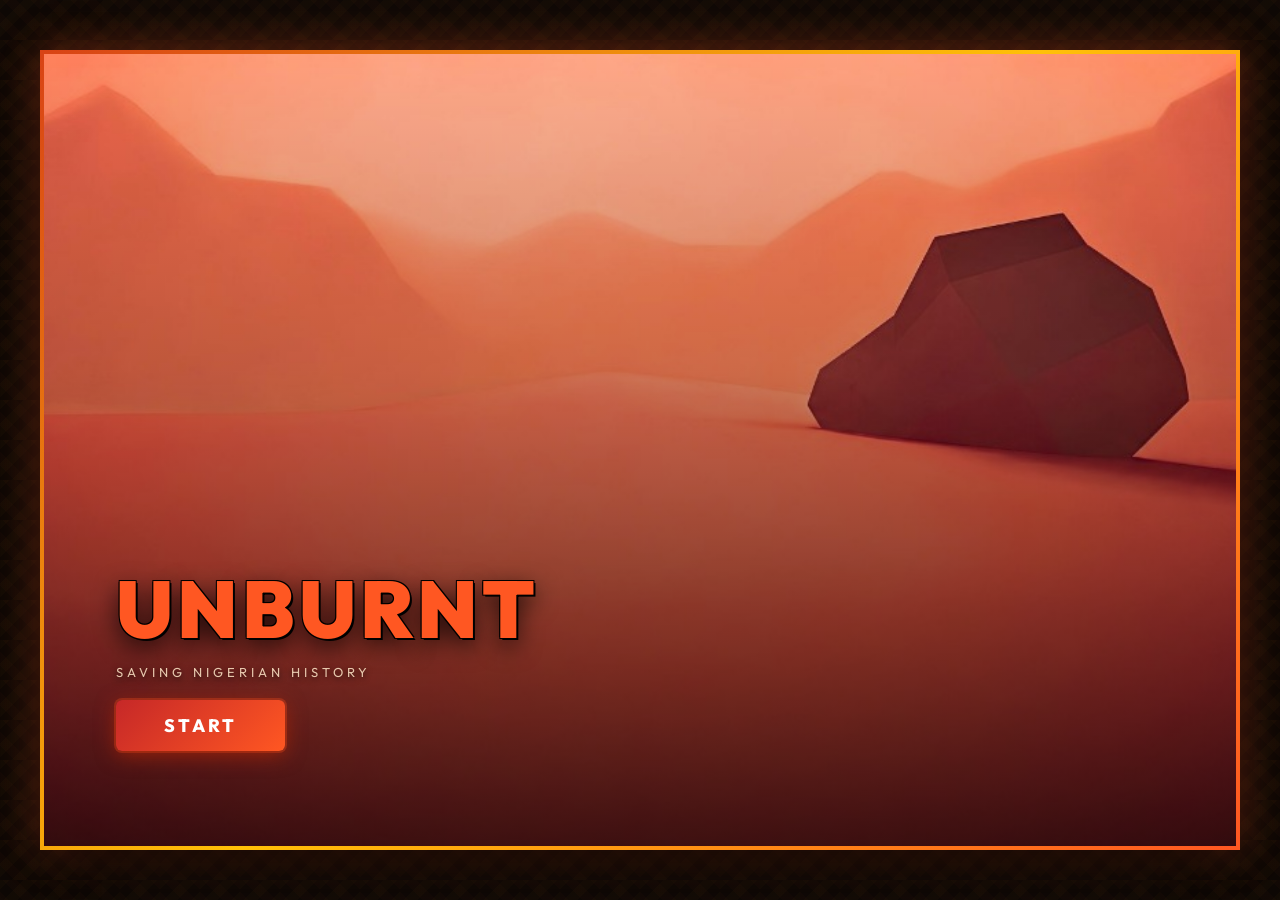
<file: index.html>
<!DOCTYPE html>
<html lang="en">
<head>
  <meta charset="UTF-8">
  <meta name="viewport" content="width=device-width, initial-scale=1.0">
  <title>Unburnt: Saving History from the Flames</title>
  <link rel="stylesheet" href="style.css?v=18">
</head>
<body>

  <div id="game-container">

    <!-- ═══ HEADER — always on top, never blocked ═══ -->
    <header id="main-header" style="display: none;">
      <div class="logo-section">
        <h1>UNBURNT</h1>
        <p>Saving Nigerian History</p>
      </div>

      <div class="hud-section" id="hud-controls" style="display: none;">
        <div class="hud-item">
          <span class="hud-label" id="hud-level-label">Stage</span>
          <span class="hud-value" id="hud-level-val">1</span>
        </div>
        <div class="hud-item">
          <span class="hud-label" id="hud-saved-label">Saved</span>
          <span class="hud-value" id="hud-saved-val">0 / 0</span>
        </div>
        <div class="hud-item">
          <span class="hud-label">Score</span>
          <span class="hud-value" id="hud-score-val">0</span>
        </div>
        <div class="hud-item" id="hud-highscore-item" style="display: none;">
          <span class="hud-label">Best</span>
          <span class="hud-value" id="hud-highscore-val" style="color: #ffd54f;">0</span>
        </div>
        <div class="hud-item">
          <span class="hud-label">Lives</span>
          <div class="hud-lives" id="hud-lives-container"></div>
        </div>
      </div>

      <!-- Buttons always visible -->
      <div style="display: flex; gap: 10px; align-items: center;">
        <button class="btn-icon" id="btn-audio-toggle" title="Mute/Unmute Sounds">
          <svg id="svg-audio-on" viewBox="0 0 24 24" width="20" height="20" fill="none" stroke="currentColor" stroke-width="2" stroke-linecap="round" stroke-linejoin="round">
            <polygon points="11 5 6 9 2 9 2 15 6 15 11 19 11 5"></polygon>
            <path d="M19.07 4.93a10 10 0 0 1 0 14.14M15.54 8.46a5 5 0 0 1 0 7.07"></path>
          </svg>
          <svg id="svg-audio-off" viewBox="0 0 24 24" width="20" height="20" fill="none" stroke="currentColor" stroke-width="2" stroke-linecap="round" stroke-linejoin="round" style="display: none;">
            <polygon points="11 5 6 9 2 9 2 15 6 15 11 19 11 5"></polygon>
            <line x1="23" y1="9" x2="17" y2="15"></line>
            <line x1="17" y1="9" x2="23" y2="15"></line>
          </svg>
        </button>
        <!-- Global Home Button: ALWAYS visible, always works -->
        <button class="btn-icon" id="btn-home" title="Return to Main Menu">
          <svg viewBox="0 0 24 24" width="20" height="20" fill="none" stroke="currentColor" stroke-width="2" stroke-linecap="round" stroke-linejoin="round">
            <path d="M3 9l9-7 9 7v11a2 2 0 0 1-2 2H5a2 2 0 0 1-2-2z"></path>
            <polyline points="9 22 9 12 15 12 15 22"></polyline>
          </svg>
        </button>
      </div>
    </header>

    <!-- ═══ CANVAS CONTAINER — canvas + all overlays live inside ═══ -->
    <div id="canvas-container">
      <canvas id="game-canvas"></canvas>

      <!-- Input buffer (shown during gameplay) -->
      <div id="input-overlay" style="display: none;">
        <div id="typed-buffer"></div>
      </div>

      <!-- ── Virtual On-Screen Keyboard (Mobile & Touch) ── -->
      <div id="virtual-keyboard" style="display: none;">
        <div class="kb-row">
          <button class="kb-key" data-key="q" type="button">Q</button>
          <button class="kb-key" data-key="w" type="button">W</button>
          <button class="kb-key" data-key="e" type="button">E</button>
          <button class="kb-key" data-key="r" type="button">R</button>
          <button class="kb-key" data-key="t" type="button">T</button>
          <button class="kb-key" data-key="y" type="button">Y</button>
          <button class="kb-key" data-key="u" type="button">U</button>
          <button class="kb-key" data-key="i" type="button">I</button>
          <button class="kb-key" data-key="o" type="button">O</button>
          <button class="kb-key" data-key="p" type="button">P</button>
        </div>
        <div class="kb-row">
          <button class="kb-key" data-key="a" type="button">A</button>
          <button class="kb-key" data-key="s" type="button">S</button>
          <button class="kb-key" data-key="d" type="button">D</button>
          <button class="kb-key" data-key="f" type="button">F</button>
          <button class="kb-key" data-key="g" type="button">G</button>
          <button class="kb-key" data-key="h" type="button">H</button>
          <button class="kb-key" data-key="j" type="button">J</button>
          <button class="kb-key" data-key="k" type="button">K</button>
          <button class="kb-key" data-key="l" type="button">L</button>
        </div>
        <div class="kb-row">
          <button class="kb-key kb-action" data-key="Backspace" type="button" title="Delete">⌫</button>
          <button class="kb-key" data-key="z" type="button">Z</button>
          <button class="kb-key" data-key="x" type="button">X</button>
          <button class="kb-key" data-key="c" type="button">C</button>
          <button class="kb-key" data-key="v" type="button">V</button>
          <button class="kb-key" data-key="b" type="button">B</button>
          <button class="kb-key" data-key="n" type="button">N</button>
          <button class="kb-key" data-key="m" type="button">M</button>
          <button class="kb-key kb-action kb-enter" data-key="Enter" type="button" title="Switch Word">↵</button>
        </div>
      </div>

      <!-- ── Screen 1: Main Menu ── -->
      <div class="screen-overlay visible" id="screen-main-menu">
        <!-- Desktop: Landscape Background Image / Mobile: Crimson Sunset Atmosphere -->
        <div id="menu-bg"></div>
        <div id="menu-gradient-overlay"></div>

        <!-- Main Menu Brand & Start Button -->
        <div id="menu-content-box">
          <h2 class="menu-hero-title">UNBURNT</h2>
          <p class="menu-hero-subtitle">Saving Nigerian History</p>
          <button id="btn-play-journey" class="menu-start-btn" type="button">Start</button>
        </div>
      </div>

      <!-- ── Screen 2: Category Select ── -->
      <div class="screen-overlay" id="screen-category-select">
        <div class="overlay-card" style="max-width: 760px; padding: 12px 24px 14px 24px; max-height: 98%;">
          <h2 class="menu-title-logo" style="font-size: 28px; margin-bottom: 2px;">Choose Your Path</h2>
          <p style="font-size: 11px; color: var(--text-muted); letter-spacing: 2.5px; text-transform: uppercase; margin-bottom: 14px;">Select a chapter of Nigerian history or test your limits</p>

          <!-- Endless Mode High Score Challenge Banner (AT TOP OF CHOOSE YOUR PATH) -->
          <div class="endless-banner" id="btn-endless-mode" style="margin-bottom: 14px;">
            <div class="endless-banner-content">
              <div class="endless-badge">🔥 HIGH SCORE TRIAL</div>
              <div class="endless-title">Endless Mode: The Eternal Flame</div>
              <div class="endless-desc">Face relentless waves of short, medium, and long scrolls. Speed & scroll counts escalate every wave!</div>
              <div class="endless-meta">
                <span>🏆 High Score: <strong id="endless-meta-highscore">0</strong></span>
                <span class="dot-sep">•</span>
                <span>🌊 Best Wave: <strong id="endless-meta-bestwave">Wave 1</strong></span>
              </div>
            </div>
            <button class="btn-primary endless-btn" id="btn-start-endless" type="button">Play Endless ⚡</button>
          </div>

          <div class="category-grid" id="category-selection-grid" style="margin-bottom: 12px;">
            <!-- Populated by JS -->
          </div>

          <div class="btn-container" style="margin-top: 10px;">
            <button class="btn-secondary" id="btn-category-back" style="padding: 10px 24px; font-size: 13px;">Back to Menu</button>
          </div>
        </div>
      </div>

      <!-- ── Screen 3: Level Select (within a category) ── -->
      <div class="screen-overlay" id="screen-level-select">
        <div class="overlay-card" style="max-width: 680px;">
          <div style="display: flex; align-items: center; gap: 12px; margin-bottom: 20px;">
            <span id="level-select-icon" style="font-size: 28px;">🔥</span>
            <div style="text-align: left;">
              <div style="font-size: 10px; text-transform: uppercase; letter-spacing: 2px; color: var(--text-muted);">Category</div>
              <h2 class="menu-title-logo" style="font-size: 26px; margin: 0;" id="level-select-title">Legends & Folktales</h2>
            </div>
          </div>

          <div class="level-grid" id="level-selection-grid">
            <!-- Populated by JS -->
          </div>
          <div class="btn-container">
            <button class="btn-secondary" id="btn-level-back">← All Categories</button>
          </div>
        </div>
      </div>

      <!-- ── Screen 4: Level Intro ── -->
      <div class="screen-overlay" id="screen-level-intro">
        <div class="overlay-card level-intro-screen">
          <h3 class="intro-title" id="intro-title-text">Title</h3>

          <div style="text-align: left; font-size: 10px; text-transform: uppercase; color: var(--secondary); letter-spacing: 1px; margin-bottom: 5px; font-weight: 600;">
            📜 Damaged Scroll — type the dotted words to restore history:
          </div>
          <div id="intro-preview-container" style="
            background: rgba(14, 8, 5, 0.9);
            border: 1.5px dashed rgba(255, 87, 34, 0.4);
            border-radius: 6px;
            padding: 12px 18px;
            text-align: left;
            font-size: 12px;
            line-height: 1.9;
            margin-bottom: 18px;
            max-height: 130px;
            overflow: hidden;
            color: var(--text-muted);
            mask-image: linear-gradient(to bottom, black 60%, transparent 100%);
            -webkit-mask-image: linear-gradient(to bottom, black 60%, transparent 100%);
          "></div>

          <div class="btn-container">
            <button class="btn-primary" id="btn-start-level">Rescue Scrolls</button>
            <button class="btn-secondary" id="btn-intro-back">← Back</button>
          </div>
        </div>
      </div>

      <!-- ── Stage Cleared Popup Overlay ── -->
      <div class="screen-overlay" id="screen-stage-cleared-popup">
        <div class="overlay-card stage-cleared-card">
          <div style="font-size: 50px; margin-bottom: 10px; animation: popBounce 0.6s ease;">📜✨</div>
          <h2 class="menu-title-logo" style="font-size: 32px; color: #ffc107; margin-bottom: 6px;">History Saved!</h2>
          <p style="font-size: 14px; color: #f7f1eb; line-height: 1.5; margin-bottom: 22px;">
            You have successfully rescued all scrolls for this chapter from the fire!
          </p>
          <div class="btn-container">
            <button class="btn-primary" id="btn-view-history" style="padding: 14px 32px; font-size: 16px;">Read Restored Scroll →</button>
          </div>
        </div>
      </div>

      <!-- ── Screen 5: History Unlock Modal ── -->
      <div class="screen-overlay" id="screen-history-modal">
        <div class="history-layout">
          <div class="history-artwork-col">
            <div class="history-image-frame" id="history-artwork-frame"></div>
          </div>
          <div class="history-text-col">
            <div class="history-header">
              <span class="history-pre" id="history-badge-era">Era</span>
              <h3 class="history-title" id="history-title-text-unlocked">Title</h3>
            </div>
            <div class="history-body" id="history-narrative-text">Story text...</div>
            <div class="history-actions">
              <button class="btn-primary" id="btn-history-next">Proceed →</button>
            </div>
          </div>
        </div>
      </div>

      <!-- ── Screen 6: Result (Game Over / Level Win) ── -->
      <div class="screen-overlay" id="screen-game-result">
        <div class="overlay-card">
          <h2 class="result-title lose" id="result-header-text">Scrolls Burnt</h2>
          <p class="result-subtitle" id="result-subheader-text">Too many scrolls were lost to the fire.</p>
          <div class="stat-row">
            <div class="stat-box">
              <div class="stat-num" id="stat-score">0</div>
              <div class="stat-label">Score</div>
            </div>
            <div class="stat-box">
              <div class="stat-num" id="stat-accuracy">0%</div>
              <div class="stat-label">Accuracy</div>
            </div>
            <div class="stat-box">
              <div class="stat-num" id="stat-wpm">0</div>
              <div class="stat-label">WPM</div>
            </div>
          </div>
          <div class="btn-container">
            <button class="btn-primary" id="btn-result-action">Try Again</button>
            <button class="btn-secondary" id="btn-result-menu">All Levels</button>
          </div>
        </div>
      </div>

      <!-- ── Quit Confirmation Mini-Modal ── -->
      <div id="screen-quit-confirm" style="
        display: none; position: absolute;
        top: 0; left: 0; width: 100%; height: 100%;
        background: rgba(5, 3, 2, 0.88);
        backdrop-filter: blur(8px);
        z-index: 150;
        justify-content: center; align-items: center;
      ">
        <div style="
          background: rgba(30, 18, 10, 0.98);
          border: 2px solid rgba(255, 87, 34, 0.4);
          border-radius: 12px; padding: 32px 40px;
          text-align: center; max-width: 380px; width: 90%;
        ">
          <div style="font-family: 'Outfit',sans-serif; font-weight: 800; font-size: 20px; color: #ffc107; margin-bottom: 10px;">Return to Menu?</div>
          <div style="font-size: 13px; color: #bdaea2; margin-bottom: 28px; line-height: 1.5;">Your current run will be abandoned. The scrolls will return to the flames.</div>
          <div style="display: flex; gap: 15px; justify-content: center;">
            <button id="btn-quit-yes" style="background: linear-gradient(135deg,#d84315,#ff5722); color: white; border: none; font-family: 'Outfit',sans-serif; font-weight: 700; font-size: 15px; padding: 12px 28px; border-radius: 6px; cursor: pointer; letter-spacing: 1px;">Yes, Quit</button>
            <button id="btn-quit-no" style="background: rgba(255,255,255,0.05); border: 1px solid rgba(255,255,255,0.15); color: #f7f1eb; font-family: 'Outfit',sans-serif; font-weight: 600; font-size: 15px; padding: 12px 28px; border-radius: 6px; cursor: pointer;">Keep Playing</button>
          </div>
        </div>
      </div>

    </div><!-- end #canvas-container -->

  </div><!-- end #game-container -->

  <script src="stories.js?v=18"></script>
  <script src="audio.js?v=18"></script>
  <script src="game.js?v=18"></script>
</body>
</html>
</file>
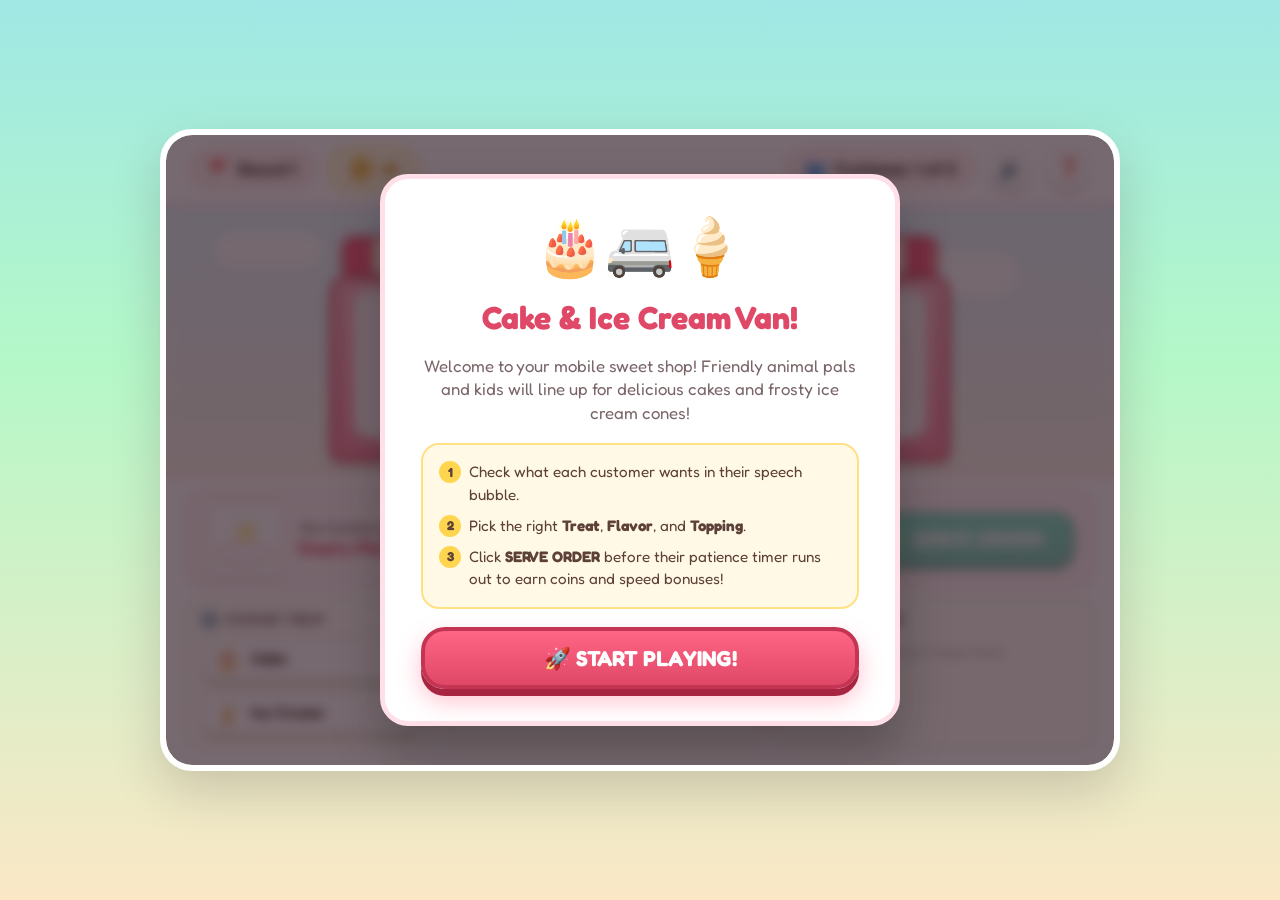
<file: cake-van/index.html>
<!DOCTYPE html>
<html lang="en">
<head>
  <meta charset="UTF-8">
  <meta name="viewport" content="width=device-width, initial-scale=1.0">
  <title>Cake & Ice Cream Van - Kids Cooking Game</title>
  <meta name="description" content="A cheerful, colorful mobile cake and ice cream van game for kids. Take orders, assemble sweet treats, and serve happy customers!">
  <link rel="stylesheet" href="style.css">
</head>
<body>

  <!-- Main Game Container -->
  <main id="game-app">

    <!-- ══════════════ HUD / STATUS BAR ══════════════ -->
    <header class="hud-header">
      <div class="hud-group">
        <div class="hud-badge" id="hud-round-badge">
          <span>🚩</span>
          <span id="hud-round-val">Round 1</span>
        </div>
        <div class="hud-badge hud-money">
          <svg class="coin-icon" viewBox="0 0 24 24">
            <circle cx="12" cy="12" r="10" fill="#FFD166" stroke="#E5A610" stroke-width="2"/>
            <text x="12" y="16" text-anchor="middle" font-size="12" font-weight="bold" fill="#B37400">$</text>
          </svg>
          <span id="hud-money-val">$0</span>
        </div>
      </div>

      <div class="hud-group">
        <div class="hud-badge">
          <span>👥</span>
          <span>Customer: <strong id="hud-customer-val">1 of 3</strong></span>
        </div>
        <button id="btn-mute" class="hud-btn" title="Toggle Sound">🔊</button>
        <button id="btn-help" class="hud-btn" title="How to Play">❓</button>
      </div>
    </header>

    <!-- ══════════════ VIEWPORT / VAN & CUSTOMER ══════════════ -->
    <section class="game-viewport">
      <!-- Decorative Background Clouds -->
      <div class="cloud cloud-1"></div>
      <div class="cloud cloud-2"></div>

      <!-- Stage Area with Van & Customer -->
      <div class="stage-area">
        <div class="van-container">
          <!-- Roof Sign -->
          <div class="van-roof-sign">
            <span>🎂</span>
            <span>SWEET DELIGHTS VAN</span>
            <span>🍦</span>
          </div>

          <!-- Striped Awning -->
          <div class="van-awning"></div>

          <!-- Van Serving Window & Customer -->
          <div class="van-body">
            <div class="van-window-frame">
              <div class="customer-zone">
                <!-- Customer Character SVG slot -->
                <div id="customer-character-slot" class="customer-character">
                  <!-- Injected via game.js -->
                </div>

                <!-- Speech Bubble with Order -->
                <div class="speech-bubble" id="speech-bubble">
                  <div class="bubble-title" id="bubble-customer-greeting">Customer wants:</div>
                  <div class="bubble-order-items" id="bubble-order-items">
                    <!-- Injected via game.js -->
                  </div>

                  <!-- Patience Timer Bar -->
                  <div class="patience-timer-box">
                    <span class="timer-icon">⏳</span>
                    <div class="patience-bar-track">
                      <div class="patience-bar-fill" id="patience-bar-fill"></div>
                    </div>
                    <span class="patience-text" id="patience-seconds-text">28s</span>
                  </div>
                </div>
              </div>
            </div>
          </div>
        </div>
      </div>

      <!-- ══════════════ PREPARATION WORKBENCH ══════════════ -->
      <section class="workbench-section">
        <!-- Live Creation Display Bar -->
        <div class="assembly-display-bar">
          <div class="current-assembly-info">
            <div class="plate-canvas-wrapper" id="plate-visual-slot">
              <!-- Live SVG Cake or Ice cream injected here -->
            </div>
            <div class="assembly-text-summary">
              <span class="assembly-label">Your Creation on the Counter:</span>
              <span class="assembly-item-names" id="assembly-item-names">Empty Plate — Choose an item below!</span>
            </div>
          </div>

          <div class="action-buttons-group">
            <button id="btn-trash" class="btn-trash" title="Reset this plate">
              <span>🗑️</span>
              <span>Clear Plate</span>
            </button>
            <button id="btn-serve" class="btn-serve" disabled>
              <span>✨</span>
              <span>SERVE ORDER!</span>
            </button>
          </div>
        </div>

        <!-- Selection Panels: Step 1, Step 2, Step 3 -->
        <div class="selection-panels">
          <!-- Panel 1: Treat Type -->
          <div class="panel-card">
            <div class="panel-header-title">
              <span>1️⃣</span> <span>Choose Treat</span>
            </div>
            <div class="panel-options-grid">
              <button class="select-btn product-btn" data-product="cake">
                <span class="option-icon">🎂</span>
                <span>Cake</span>
              </button>
              <button class="select-btn product-btn" data-product="ice_cream">
                <span class="option-icon">🍦</span>
                <span>Ice Cream</span>
              </button>
            </div>
          </div>

          <!-- Panel 2: Flavors -->
          <div class="panel-card">
            <div class="panel-header-title">
              <span>2️⃣</span> <span>Choose Flavor</span>
            </div>
            <div class="panel-options-grid" id="flavor-options-grid">
              <!-- Dynamically populated based on treat -->
            </div>
          </div>

          <!-- Panel 3: Toppings -->
          <div class="panel-card">
            <div class="panel-header-title">
              <span>3️⃣</span> <span>Add Topping</span>
            </div>
            <div class="panel-options-grid" id="topping-options-grid">
              <!-- Dynamically populated based on treat -->
            </div>
          </div>
        </div>
      </section>
    </section>

    <!-- ══════════════ START SCREEN OVERLAY ══════════════ -->
    <div class="overlay-screen" id="start-screen">
      <div class="modal-dialog">
        <div style="font-size: 3.5rem; animation: bounce-gentle 1.8s infinite;">🎂🚐🍦</div>
        <h1 class="modal-title">Cake & Ice Cream Van!</h1>
        <p class="modal-subtitle">Welcome to your mobile sweet shop! Friendly animal pals and kids will line up for delicious cakes and frosty ice cream cones!</p>

        <div class="tutorial-box">
          <div class="tutorial-step">
            <span class="tutorial-num">1</span>
            <span>Check what each customer wants in their speech bubble.</span>
          </div>
          <div class="tutorial-step">
            <span class="tutorial-num">2</span>
            <span>Pick the right <strong>Treat</strong>, <strong>Flavor</strong>, and <strong>Topping</strong>.</span>
          </div>
          <div class="tutorial-step">
            <span class="tutorial-num">3</span>
            <span>Click <strong>SERVE ORDER</strong> before their patience timer runs out to earn coins and speed bonuses!</span>
          </div>
        </div>

        <button id="btn-start-game" class="btn-primary-large">
          <span>🚀 START PLAYING!</span>
        </button>
      </div>
    </div>

    <!-- ══════════════ ROUND RESULTS OVERLAY ══════════════ -->
    <div class="overlay-screen" id="results-screen" style="display: none;">
      <canvas id="confetti-canvas"></canvas>
      <div class="modal-dialog">
        <div style="font-size: 3.2rem;">🏆</div>
        <h2 class="modal-title" id="results-title">Round 1 Complete! 🎉</h2>

        <div class="stars-container" id="results-stars">
          <span class="star-icon">★</span>
          <span class="star-icon">★</span>
          <span class="star-icon">★</span>
        </div>

        <div class="modal-stats-card">
          <div class="stat-row">
            <span class="stat-label">Happy Customers Served:</span>
            <span class="stat-value" id="results-served-val">3 of 3</span>
          </div>
          <div class="stat-row">
            <span class="stat-label">Customers Who Left:</span>
            <span class="stat-value" id="results-left-val">0</span>
          </div>
          <div class="stat-row">
            <span class="stat-label">Coins Earned This Round:</span>
            <span class="stat-value" id="results-round-money">+$35</span>
          </div>
          <div class="stat-row total-money">
            <span class="stat-label">Total Van Bank:</span>
            <span class="stat-value" id="results-total-money">$35</span>
          </div>
        </div>

        <button id="btn-next-round" class="btn-primary-large">
          <span>NEXT ROUND ➡️</span>
        </button>
      </div>
    </div>

    <!-- ══════════════ HELP MODAL ══════════════ -->
    <div class="overlay-screen" id="help-modal" style="display: none;">
      <div class="modal-dialog">
        <h2 class="modal-title">How To Play</h2>
        
        <div class="tutorial-box" style="width: 100%;">
          <div class="tutorial-step">
            <span class="tutorial-num">🎂</span>
            <span><strong>Cakes:</strong> Pick Chocolate or Vanilla sponge, then add Strawberries, Chocolate curls, or leave plain.</span>
          </div>
          <div class="tutorial-step">
            <span class="tutorial-num">🍦</span>
            <span><strong>Ice Creams:</strong> Pick Vanilla, Chocolate, or Strawberry scoop, then add Chocolate syrup, Rainbow sprinkles, or leave plain.</span>
          </div>
          <div class="tutorial-step">
            <span class="tutorial-num">⚡</span>
            <span><strong>Speed Bonus:</strong> Serve customers in the first few seconds to earn extra bonus cash!</span>
          </div>
          <div class="tutorial-step">
            <span class="tutorial-num">🗑️</span>
            <span><strong>Made a Mistake?</strong> Click the "Clear Plate" button anytime to start that order fresh before serving.</span>
          </div>
        </div>

        <button id="btn-close-help" class="btn-primary-large">
          <span>GOT IT! 👍</span>
        </button>
      </div>
    </div>

  </main>

  <!-- Audio and Game Logic Scripts -->
  <script src="audio.js"></script>
  <script src="game.js"></script>
</body>
</html>
</file>
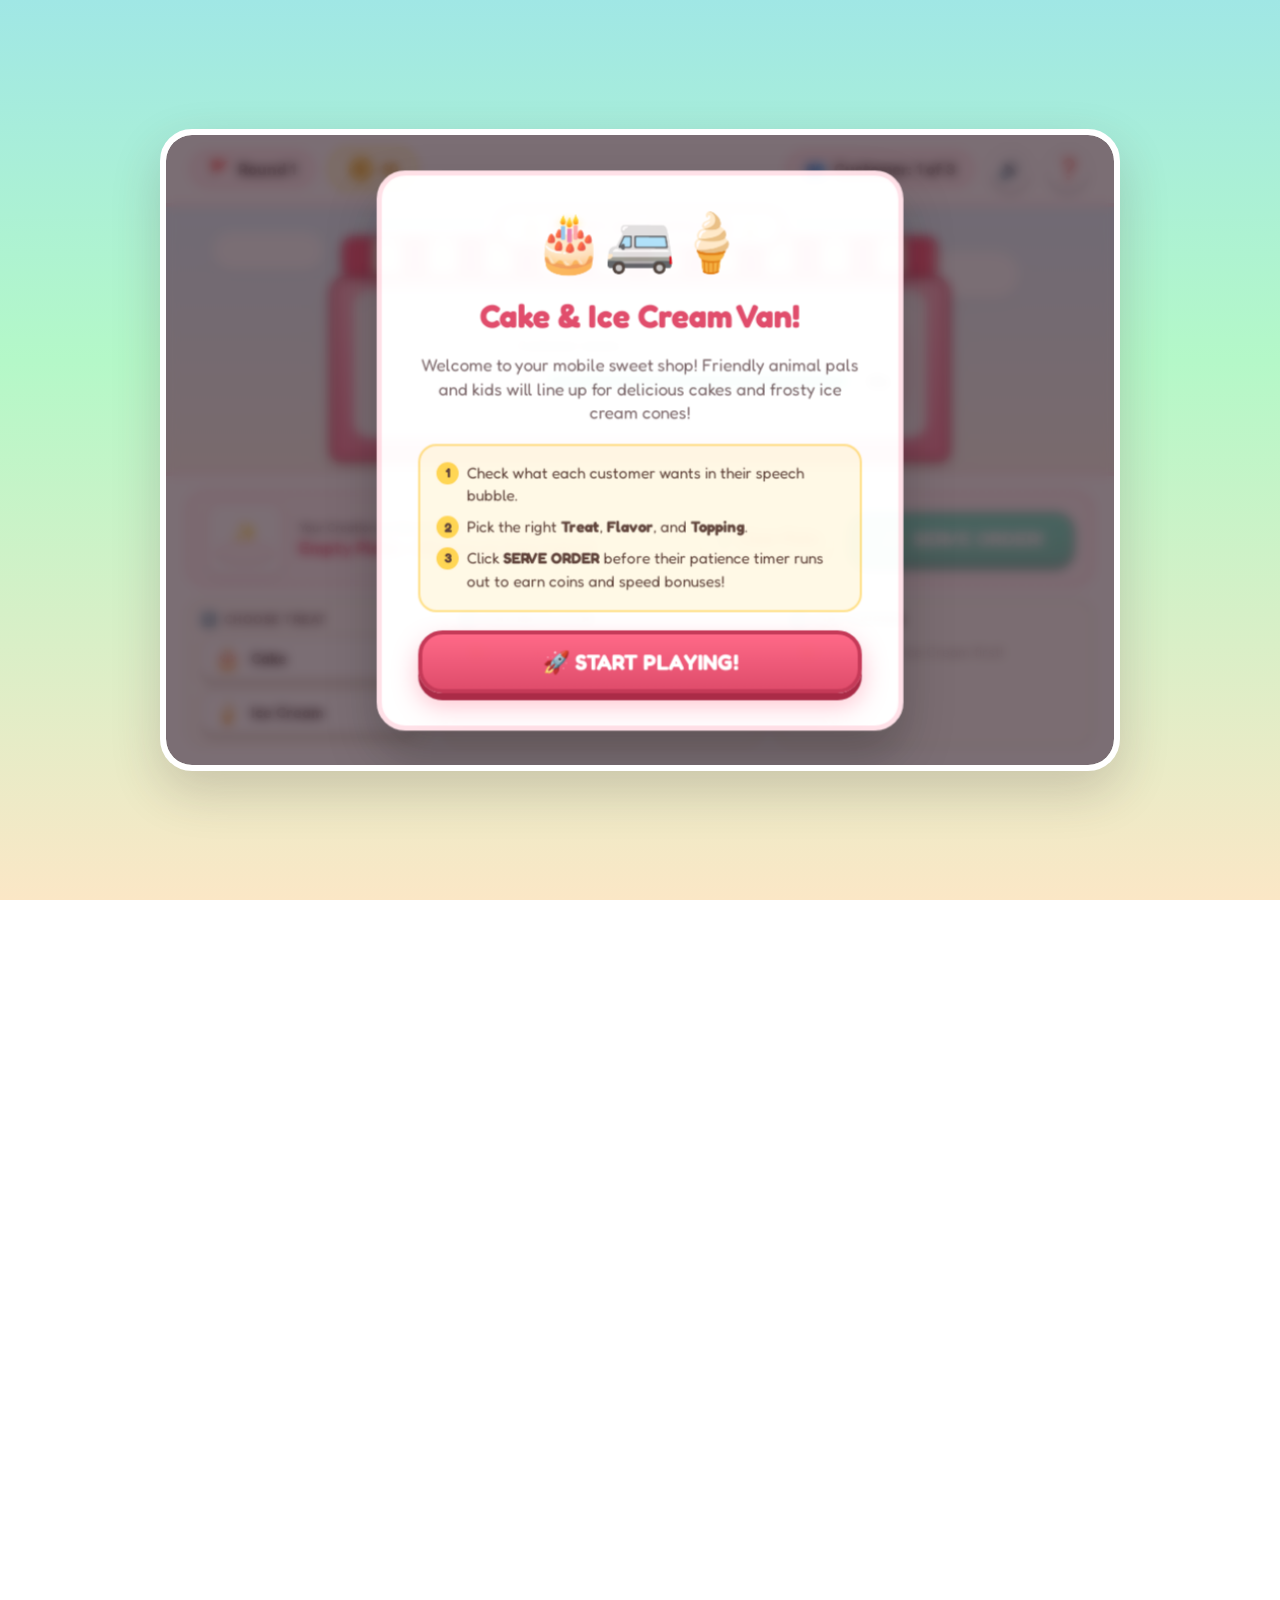
<file: cake_van.html>
<!DOCTYPE html>
<html lang="en">
<head>
  <meta charset="UTF-8">
  <meta http-equiv="refresh" content="0; url=cake-van/index.html">
  <title>Cake & Ice Cream Van</title>
</head>
<body>
  <p>Loading Cake & Ice Cream Van... <a href="cake-van/index.html">Click here if not redirected automatically</a>.</p>
</body>
</html>
</file>
<file: style.css>
/* Unburnt Styling Sheet */
@import url('https://fonts.googleapis.com/css2?family=Inter:wght@300;400;500;600&family=Outfit:wght@400;600;800;900&display=swap');

:root {
  --bg-dark: #0e0805;
  --bg-darker: #050302;
  --primary: #ff5722;
  /* Sunset Orange */
  --primary-glow: rgba(255, 87, 34, 0.4);
  --secondary: #ffc107;
  /* Warm Gold */
  --secondary-glow: rgba(255, 193, 7, 0.3);
  --accent: #d84315;
  /* Clay Red */
  --text-light: #f7f1eb;
  --text-muted: #bdaea2;
  --parchment: #f2e5d5;
  --parchment-dark: #3a2618;
  --glass-bg: rgba(20, 12, 7, 0.85);
  --glass-border: rgba(255, 193, 7, 0.15);
  --font-heading: 'Outfit', sans-serif;
  --font-body: 'Inter', sans-serif;
}

* {
  box-sizing: border-box;
  margin: 0;
  padding: 0;
  user-select: none;
}

body {
  background-color: var(--bg-dark);
  color: var(--text-light);
  font-family: var(--font-body);
  overflow: hidden;
  height: 100vh;
  width: 100vw;
  display: flex;
  justify-content: center;
  align-items: center;
  /* African-inspired geometric subtle grid background pattern */
  background-image:
    radial-gradient(var(--bg-dark) 40%, transparent 40%),
    repeating-linear-gradient(45deg, transparent, transparent 10px, rgba(255, 87, 34, 0.02) 10px, rgba(255, 87, 34, 0.02) 20px),
    repeating-linear-gradient(-45deg, transparent, transparent 10px, rgba(255, 193, 7, 0.02) 10px, rgba(255, 193, 7, 0.02) 20px);
  background-size: 100% 100%, 40px 40px, 40px 40px;
}

/* Master Game Container */
#game-container {
  position: relative;
  width: 100%;
  height: 100%;
  max-width: 1200px;
  max-height: 800px;
  aspect-ratio: 3/2;
  background-color: var(--bg-darker);
  border: 4px solid var(--accent);
  border-image: linear-gradient(135deg, var(--accent), var(--secondary), var(--primary)) 1;
  box-shadow: 0 25px 50px -12px rgba(0, 0, 0, 0.8), 0 0 40px var(--primary-glow);
  display: flex;
  flex-direction: column;
  overflow: hidden;
}

/* Top Navigation Bar / HUD */
header {
  position: relative;
  display: flex;
  justify-content: space-between;
  align-items: center;
  padding: 15px 30px;
  background: rgba(10, 6, 4, 0.9);
  border-bottom: 2px solid rgba(255, 87, 34, 0.2);
  z-index: 200;
  /* Must be above canvas overlays (z-index 100) */
  flex-shrink: 0;
}

.logo-section h1 {
  font-family: var(--font-heading);
  font-weight: 900;
  font-size: 28px;
  letter-spacing: 2px;
  background: linear-gradient(to right, var(--secondary), var(--primary), var(--secondary));
  -webkit-background-clip: text;
  -webkit-text-fill-color: transparent;
  filter: drop-shadow(0 2px 5px rgba(255, 87, 34, 0.3));
}

.logo-section p {
  font-size: 10px;
  text-transform: uppercase;
  color: var(--text-muted);
  letter-spacing: 3px;
  margin-top: -2px;
}

.hud-section {
  display: flex;
  gap: 30px;
  align-items: center;
}

.hud-item {
  display: flex;
  flex-direction: column;
  align-items: center;
}

.hud-label {
  font-size: 10px;
  text-transform: uppercase;
  color: var(--text-muted);
  letter-spacing: 1px;
  margin-bottom: 2px;
}

.hud-value {
  font-family: var(--font-heading);
  font-weight: 800;
  font-size: 20px;
  color: var(--secondary);
}

.hud-lives {
  display: flex;
  gap: 8px;
}

.shield-life {
  width: 24px;
  height: 24px;
  background-size: contain;
  background-repeat: no-repeat;
  transition: transform 0.3s ease, filter 0.3s ease;
}

/* Custom SVG Shield for Life indicators */
.shield-life.active {
  filter: drop-shadow(0 0 4px var(--primary));
}

.shield-life.lost {
  filter: grayscale(1) opacity(0.2);
  transform: scale(0.8) rotate(15deg);
}

/* Interactive Sound & Back buttons */
.btn-icon {
  background: none;
  border: 1px solid rgba(255, 255, 255, 0.1);
  border-radius: 50%;
  width: 38px;
  height: 38px;
  color: var(--text-light);
  cursor: pointer;
  display: flex;
  align-items: center;
  justify-content: center;
  transition: all 0.2s ease;
}

.btn-icon:hover {
  background: rgba(255, 255, 255, 0.05);
  border-color: var(--primary);
  color: var(--primary);
  transform: scale(1.05);
}

/* Gameplay Main Canvas Area */
#canvas-container {
  position: relative;
  flex: 1;
  width: 100%;
  background: url('./images/bg.jpg') center/cover no-repeat;
  overflow: hidden;
}

#game-canvas {
  position: absolute;
  top: 0;
  left: 0;
  width: 100%;
  height: 100%;
}

/* Input Area (Visual Display Overlay) */
#input-overlay {
  position: absolute;
  bottom: 30px;
  left: 50%;
  transform: translateX(-50%);
  width: 320px;
  text-align: center;
  z-index: 5;
}

#typed-buffer {
  font-family: var(--font-heading);
  font-weight: 800;
  font-size: 26px;
  color: var(--text-light);
  letter-spacing: 2px;
  min-height: 42px;
  padding: 8px 24px;
  background: rgba(14, 8, 5, 0.9);
  border: 1.5px solid var(--primary);
  border-radius: 24px;
  box-shadow: 0 0 15px rgba(255, 87, 34, 0.2), inset 0 0 10px rgba(0, 0, 0, 0.5);
  display: inline-flex;
  align-items: center;
  justify-content: center;
  transition: border-color 0.15s ease, box-shadow 0.15s ease;
}

#typed-buffer.active {
  border-color: var(--secondary);
  box-shadow: 0 0 20px var(--secondary-glow);
}

#typed-buffer.error {
  border-color: #f44336;
  box-shadow: 0 0 20px rgba(244, 67, 54, 0.4);
  animation: shake-small 0.15s ease-in-out;
}

/* ─── Typing Buffer Word Preview & Highlighting ─── */
.buf-typed {
  color: var(--secondary); /* glowing warm gold */
  text-shadow: 0 0 12px rgba(255, 193, 7, 0.7);
  font-weight: 900;
  letter-spacing: 2px;
}

.buf-untyped {
  color: rgba(255, 255, 255, 0.32);
  font-weight: 700;
  letter-spacing: 2px;
}

.buf-powerup .buf-typed {
  color: #64b5f6;
  text-shadow: 0 0 14px rgba(100, 181, 246, 0.85);
}

.buf-powerup .buf-untyped {
  color: rgba(144, 202, 249, 0.36);
}

.buf-hint {
  font-size: 11px;
  font-family: var(--font-body);
  font-weight: 700;
  letter-spacing: 0.5px;
  color: #ffab91;
  background: rgba(255, 87, 34, 0.22);
  border: 1px solid rgba(255, 87, 34, 0.45);
  border-radius: 12px;
  padding: 2px 8px;
  margin-left: 12px;
  display: inline-flex;
  align-items: center;
  box-shadow: 0 0 8px rgba(255, 87, 34, 0.3);
  animation: pulse-hint 1.8s infinite ease-in-out;
}

@keyframes pulse-hint {
  0%, 100% { opacity: 0.8; transform: scale(1); }
  50% { opacity: 1; transform: scale(1.05); }
}

/* Screen Shake Animation on Damage */
.shake-screen {
  animation: screen-shake 0.4s ease-out;
}

@keyframes screen-shake {
  0% {
    transform: translate(1px, 1px) rotate(0deg);
  }

  10% {
    transform: translate(-1px, -2px) rotate(-1deg);
  }

  20% {
    transform: translate(-3px, 0px) rotate(1deg);
  }

  30% {
    transform: translate(0px, 2px) rotate(0deg);
  }

  40% {
    transform: translate(1px, -1px) rotate(1deg);
  }

  50% {
    transform: translate(-1px, 2px) rotate(-1deg);
  }

  60% {
    transform: translate(-3px, 1px) rotate(0deg);
  }

  75% {
    transform: translate(2px, 1px) rotate(-1deg);
  }

  90% {
    transform: translate(-1px, -1px) rotate(1deg);
  }

  100% {
    transform: translate(0px, 0px) rotate(0deg);
  }
}

@keyframes shake-small {

  0%,
  100% {
    transform: translateX(0);
  }

  25% {
    transform: translateX(-4px);
  }

  75% {
    transform: translateX(4px);
  }
}

/* Modals & Screens Overlays (Glassmorphic) */
.screen-overlay {
  position: absolute;
  top: 0;
  left: 0;
  width: 100%;
  height: 100%;
  background: var(--glass-bg);
  backdrop-filter: blur(12px) saturate(130%);
  display: flex;
  flex-direction: column;
  justify-content: center;
  align-items: center;
  z-index: 100;
  opacity: 0;
  pointer-events: none;
  transition: opacity 0.4s ease;
  padding: 20px;
  overflow-y: auto;
}

.screen-overlay.visible {
  opacity: 1;
  pointer-events: auto;
}

/* Card Styling for Modals */
.overlay-card {
  width: 100%;
  max-width: 650px;
  background: rgba(30, 18, 10, 0.95);
  border: 2px solid var(--glass-border);
  border-radius: 12px;
  padding: 24px 30px;
  text-align: center;
  box-shadow: 0 20px 40px rgba(0, 0, 0, 0.7), 0 0 30px rgba(255, 193, 7, 0.05);
  position: relative;
  overflow: hidden;
}

/* African Tribal Border decoration on Overlay Cards */
.overlay-card::before,
.overlay-card::after {
  content: '';
  position: absolute;
  left: 0;
  width: 100%;
  height: 8px;
  background-image: repeating-linear-gradient(90deg,
      var(--primary) 0px, var(--primary) 10px,
      var(--secondary) 10px, var(--secondary) 20px,
      var(--accent) 20px, var(--accent) 30px);
}

.overlay-card::before {
  top: 0;
}

.overlay-card::after {
  bottom: 0;
}

/* Menu Specific Layout */
.menu-title-logo {
  font-family: var(--font-heading);
  font-size: 68px;
  font-weight: 900;
  letter-spacing: 4px;
  line-height: 1;
  background: linear-gradient(135deg, var(--secondary), var(--primary), var(--accent));
  -webkit-background-clip: text;
  -webkit-text-fill-color: transparent;
  margin-bottom: 5px;
  text-transform: uppercase;
}

.menu-subtitle {
  font-size: 13px;
  text-transform: uppercase;
  letter-spacing: 6px;
  color: var(--text-muted);
  margin-bottom: 40px;
}

.menu-description {
  color: var(--text-muted);
  font-size: 15px;
  line-height: 1.6;
  max-width: 500px;
  margin: 0 auto 40px auto;
}

.btn-container {
  display: flex;
  gap: 20px;
  justify-content: center;
}

.btn-primary {
  background: linear-gradient(135deg, var(--accent), var(--primary));
  color: var(--text-light);
  border: none;
  font-family: var(--font-heading);
  font-weight: 800;
  font-size: 18px;
  text-transform: uppercase;
  letter-spacing: 2px;
  padding: 16px 36px;
  border-radius: 6px;
  cursor: pointer;
  transition: all 0.3s cubic-bezier(0.175, 0.885, 0.32, 1.275);
  box-shadow: 0 4px 15px rgba(216, 67, 21, 0.4);
}

.btn-primary:hover {
  transform: translateY(-3px);
  box-shadow: 0 8px 25px rgba(255, 87, 34, 0.6);
  filter: brightness(1.1);
}

.btn-secondary {
  background: rgba(255, 255, 255, 0.05);
  border: 1px solid rgba(255, 255, 255, 0.2);
  color: var(--text-light);
  font-family: var(--font-heading);
  font-weight: 600;
  font-size: 16px;
  text-transform: uppercase;
  letter-spacing: 1px;
  padding: 14px 28px;
  border-radius: 6px;
  cursor: pointer;
  transition: all 0.2s ease;
}

.btn-secondary:hover {
  background: rgba(255, 255, 255, 0.1);
  border-color: var(--secondary);
  color: var(--secondary);
}

/* ─── Category Selector Grid ─── */
.category-grid {
  display: grid;
  grid-template-columns: repeat(2, 1fr);
  gap: 12px;
  margin-bottom: 14px;
}

.category-card {
  background: rgba(14, 8, 5, 0.85);
  border: 1.5px solid rgba(255, 255, 255, 0.06);
  border-radius: 10px;
  padding: 11px 14px;
  cursor: pointer;
  transition: all 0.3s ease;
  position: relative;
  text-align: left;
  overflow: hidden;
}

.category-card::before {
  content: '';
  position: absolute;
  top: 0; left: 0;
  width: 4px;
  height: 100%;
  background: var(--cat-color, var(--primary));
  border-radius: 10px 0 0 10px;
  transition: width 0.3s ease;
}

.category-card:hover {
  border-color: var(--cat-color, var(--primary));
  background: rgba(255, 255, 255, 0.03);
  transform: translateY(-2px);
  box-shadow: 0 8px 20px rgba(0,0,0,0.4);
}

.category-card:hover::before {
  width: 6px;
}

.category-icon {
  font-size: 20px;
  margin-bottom: 4px;
  display: block;
}

.category-title {
  font-family: var(--font-heading);
  font-weight: 800;
  font-size: 14.5px;
  color: var(--text-light);
  margin-bottom: 2px;
}

.category-subtitle {
  font-size: 10px;
  color: var(--text-muted);
  line-height: 1.35;
  margin-bottom: 6px;
}

.category-progress {
  font-size: 9.5px;
  color: var(--cat-color, var(--primary));
  font-weight: 600;
  letter-spacing: 0.5px;
}

.category-card.coming-soon {
  opacity: 0.4;
  cursor: not-allowed;
  filter: grayscale(0.5);
}

.category-card.coming-soon:hover {
  transform: none;
  border-color: rgba(255, 255, 255, 0.06);
  box-shadow: none;
}

/* ─── Level Selector Grid ─── */
.level-grid {
  display: grid;
  grid-template-columns: repeat(2, 1fr);
  gap: 14px;
  margin-bottom: 24px;
}

.level-card {
  background: rgba(14, 8, 5, 0.8);
  border: 1.5px solid rgba(255, 255, 255, 0.05);
  border-radius: 8px;
  padding: 24px;
  cursor: pointer;
  transition: all 0.3s ease;
  position: relative;
  text-align: left;
}

.level-card:hover {
  border-color: var(--primary);
  background: rgba(255, 87, 34, 0.05);
  transform: translateY(-2px);
}

.level-card.locked {
  opacity: 0.5;
  cursor: not-allowed;
  pointer-events: none;
}

.level-card.locked:hover {
  transform: none;
  border-color: rgba(255, 255, 255, 0.05);
  background: rgba(14, 8, 5, 0.8);
}

.level-num {
  font-family: var(--font-heading);
  font-weight: 800;
  font-size: 14px;
  color: var(--primary);
  text-transform: uppercase;
  letter-spacing: 1px;
  margin-bottom: 4px;
}

.level-title {
  font-family: var(--font-heading);
  font-weight: 600;
  font-size: 18px;
  color: var(--text-light);
  margin-bottom: 8px;
}

.level-desc {
  font-size: 12px;
  color: var(--text-muted);
  line-height: 1.4;
}

.level-badge {
  position: absolute;
  top: 15px;
  right: 15px;
  font-size: 10px;
  text-transform: uppercase;
  letter-spacing: 1px;
  padding: 2px 6px;
  border-radius: 3px;
}

.level-badge.unlocked {
  background: rgba(76, 175, 80, 0.15);
  color: #4CAF50;
  border: 0.5px solid rgba(76, 175, 80, 0.3);
}

.level-badge.complete {
  background: rgba(255, 193, 7, 0.15);
  color: var(--secondary);
  border: 0.5px solid rgba(255, 193, 7, 0.3);
}

/* History Story Unlock Modal Layout (Ancient Parchment Scroll) */
.history-layout {
  display: flex;
  gap: 28px;
  text-align: left;
  max-width: 820px;
  width: 95%;
  background: linear-gradient(135deg, #f7ebd0 0%, #ecd2a4 35%, #e1c087 70%, #d2ad6d 100%);
  border: 4px double #783d16;
  border-radius: 10px;
  padding: 32px 35px;
  box-shadow: inset 0 0 45px rgba(85, 42, 10, 0.45), 0 25px 65px rgba(0, 0, 0, 0.95);
  position: relative;
  overflow: hidden;
}

/* Wooden Scroll Roller Tops/Bottoms */
.history-layout::before {
  content: '';
  position: absolute;
  top: 0;
  left: 0;
  right: 0;
  height: 8px;
  background: linear-gradient(to right, #381a07, #783d16 20%, #a25824 50%, #783d16 80%, #381a07);
  box-shadow: 0 2px 5px rgba(0,0,0,0.5);
}

.history-layout::after {
  content: '';
  position: absolute;
  bottom: 0;
  left: 0;
  right: 0;
  height: 8px;
  background: linear-gradient(to right, #381a07, #783d16 20%, #a25824 50%, #783d16 80%, #381a07);
  box-shadow: 0 -2px 5px rgba(0,0,0,0.5);
}

.history-artwork-col {
  flex: 0 0 220px;
  display: flex;
  flex-direction: column;
  align-items: center;
  justify-content: center;
}

.history-image-frame {
  width: 100%;
  height: 290px;
  border: 3px solid #783d16;
  border-radius: 8px;
  overflow: hidden;
  box-shadow: 0 12px 24px rgba(45, 20, 5, 0.5);
  background-color: #2b1709;
  position: relative;
}

.history-image-frame img {
  width: 100%;
  height: 100%;
  object-fit: cover;
}

.history-image-fallback {
  width: 100%;
  height: 100%;
  display: flex;
  justify-content: center;
  align-items: center;
  color: #783d16;
  font-family: var(--font-heading);
  font-weight: 800;
  font-size: 14px;
  text-align: center;
  padding: 20px;
  background: radial-gradient(circle, rgba(120, 61, 22, 0.15) 0%, rgba(30, 15, 5, 0.6) 100%);
}

.history-text-col {
  flex: 1;
  display: flex;
  flex-direction: column;
  max-height: 480px;
  overflow-y: auto;
  padding-right: 15px;
}

/* Custom Scrollbar for Story reading on Parchment */
.history-text-col::-webkit-scrollbar {
  width: 7px;
}

.history-text-col::-webkit-scrollbar-track {
  background: rgba(120, 61, 22, 0.1);
  border-radius: 4px;
}

.history-text-col::-webkit-scrollbar-thumb {
  background: #8b4513;
  border-radius: 4px;
}

.history-header {
  border-bottom: 2px solid rgba(120, 61, 22, 0.25);
  padding-bottom: 12px;
  margin-bottom: 16px;
}

.history-pre {
  font-size: 11px;
  color: #8b0000;
  text-transform: uppercase;
  letter-spacing: 2.5px;
  font-weight: 800;
  margin-bottom: 4px;
}

.history-title {
  font-family: var(--font-heading);
  font-size: 26px;
  font-weight: 900;
  color: #2b1404;
  line-height: 1.25;
}

.history-body {
  font-size: 15px;
  line-height: 1.8;
  color: #381e09;
  margin-bottom: 25px;
  white-space: pre-line;
  font-weight: 500;
}

.history-actions {
  display: flex;
  justify-content: flex-end;
  gap: 15px;
  margin-top: auto;
}

/* Instructions HUD / Box */
.level-intro-screen {
  text-align: center;
  max-width: 580px;
  width: 100%;
  padding: 22px 30px !important;
}

.intro-badge {
  color: var(--secondary);
  border: 1px solid var(--secondary);
  font-size: 10px;
  padding: 3px 10px;
  border-radius: 20px;
  text-transform: uppercase;
  letter-spacing: 2px;
  display: inline-block;
  margin-bottom: 10px;
}

.intro-title {
  font-family: var(--font-heading);
  font-size: 26px;
  font-weight: 800;
  color: var(--text-light);
  margin-bottom: 14px;
}

.intro-desc {
  color: var(--text-muted);
  font-size: 13px;
  line-height: 1.5;
  margin-bottom: 12px;
}

/* Game Over / Game Won Overlays */
.result-title {
  font-family: var(--font-heading);
  font-size: 48px;
  font-weight: 900;
  margin-bottom: 10px;
  text-transform: uppercase;
}

.result-title.lose {
  color: #ff5722;
  text-shadow: 0 0 10px rgba(255, 87, 34, 0.3);
}

.result-title.win {
  color: #ffc107;
  text-shadow: 0 0 10px rgba(255, 193, 7, 0.3);
}

.result-subtitle {
  color: var(--text-muted);
  font-size: 16px;
  margin-bottom: 30px;
}

.stat-row {
  display: flex;
  justify-content: center;
  gap: 40px;
  margin-bottom: 40px;
}

.stat-box {
  background: rgba(255, 255, 255, 0.02);
  border: 1px solid rgba(255, 255, 255, 0.05);
  border-radius: 6px;
  padding: 15px 25px;
  min-width: 120px;
}

.stat-num {
  font-family: var(--font-heading);
  font-weight: 800;
  font-size: 26px;
  color: var(--secondary);
}

.stat-label {
  font-size: 10px;
  text-transform: uppercase;
  color: var(--text-muted);
  letter-spacing: 1px;
}

/* Style for missing/unburnt words preview in level intro screen */
.scroll-missing-word {
  color: var(--primary);
  font-weight: 700;
  letter-spacing: 1.5px;
  text-shadow: 0 0 5px var(--primary-glow);
  background: rgba(255, 87, 34, 0.05);
  padding: 1px 6px;
  border-radius: 4px;
  border-bottom: 1px dashed var(--primary);
  display: inline-block;
  line-height: 1.2;
}

/* ─── Endless Mode Banner & High Score Challenge ─── */
.endless-banner {
  background: linear-gradient(135deg, rgba(34, 15, 8, 0.95), rgba(18, 8, 4, 0.96));
  border: 1.5px solid rgba(255, 110, 64, 0.45);
  border-radius: 12px;
  padding: 12px 18px;
  margin-bottom: 8px;
  display: flex;
  align-items: center;
  justify-content: space-between;
  gap: 16px;
  text-align: left;
  box-shadow: 0 8px 25px rgba(0, 0, 0, 0.6), inset 0 0 20px rgba(255, 87, 34, 0.08);
  position: relative;
  overflow: hidden;
  cursor: pointer;
  transition: all 0.3s cubic-bezier(0.175, 0.885, 0.32, 1.275);
}

.endless-banner::before {
  content: '';
  position: absolute;
  top: 0; left: 0; bottom: 0;
  width: 5px;
  background: linear-gradient(to bottom, #ff9100, #ff3d00);
  border-radius: 12px 0 0 12px;
  transition: width 0.3s ease;
}

.endless-banner:hover {
  transform: translateY(-2px);
  border-color: #ff9100;
  box-shadow: 0 12px 30px rgba(255, 87, 34, 0.25), inset 0 0 30px rgba(255, 87, 34, 0.15);
}

.endless-banner:hover::before {
  width: 7px;
}

.endless-banner-content {
  flex: 1;
}

.endless-badge {
  display: inline-block;
  font-size: 9.5px;
  font-family: var(--font-heading);
  font-weight: 800;
  letter-spacing: 2px;
  text-transform: uppercase;
  color: #ffab91;
  background: rgba(255, 87, 34, 0.18);
  border: 1px solid rgba(255, 87, 34, 0.35);
  padding: 2px 7px;
  border-radius: 15px;
  margin-bottom: 4px;
}

.endless-title {
  font-family: var(--font-heading);
  font-weight: 800;
  font-size: 16px;
  color: #fff;
  letter-spacing: 0.5px;
  margin-bottom: 3px;
  text-shadow: 0 2px 4px rgba(0, 0, 0, 0.6);
}

.endless-desc {
  font-size: 11px;
  color: var(--text-muted);
  line-height: 1.35;
  margin-bottom: 6px;
}

.endless-meta {
  display: flex;
  align-items: center;
  gap: 10px;
  font-size: 12px;
  color: #ffd54f;
  font-weight: 600;
}

.endless-meta strong {
  color: #fff;
  font-weight: 800;
}

.endless-meta .dot-sep {
  color: rgba(255, 255, 255, 0.3);
}

.endless-btn {
  font-family: var(--font-heading);
  font-weight: 800;
  font-size: 14px;
  letter-spacing: 1px;
  padding: 12px 22px;
  white-space: nowrap;
  background: linear-gradient(135deg, #d84315, #ff5722);
  border: none;
  box-shadow: 0 4px 15px rgba(255, 87, 34, 0.4);
  cursor: pointer;
  border-radius: 6px;
  color: #fff;
  transition: all 0.25s ease;
}

.endless-btn:hover {
  transform: translateY(-2px);
  box-shadow: 0 6px 22px rgba(255, 87, 34, 0.65);
  filter: brightness(1.1);
}

/* ─── Main Menu Layout (Desktop Default) ─── */
#screen-main-menu {
  background: none;
  padding: 0;
  position: relative;
  overflow: hidden;
}

#menu-bg {
  position: absolute;
  inset: 0;
  background: url('images/menu_bg.jpg') center/cover no-repeat;
  z-index: 0;
  transition: opacity 0.4s ease;
}

#menu-gradient-overlay {
  position: absolute;
  inset: 0;
  background: linear-gradient(to top, rgba(10, 4, 2, 0.75) 0%, rgba(10, 4, 2, 0.2) 60%, transparent 100%);
  z-index: 1;
}

#menu-content-box {
  position: absolute;
  bottom: 12%;
  left: 6%;
  z-index: 2;
  display: flex;
  flex-direction: column;
  align-items: flex-start;
  gap: 20px;
}

.menu-hero-title {
  font-family: var(--font-heading);
  font-size: 80px;
  font-weight: 900;
  color: #ff5722;
  margin: 0;
  margin-bottom: -15px;
  letter-spacing: 4px;
  text-shadow: 2px 2px 0 #000, -1px -1px 0 #000, 1px -1px 0 #000, -1px 1px 0 #000, 0 8px 24px rgba(0, 0, 0, 0.8);
}

.menu-hero-subtitle {
  font-family: var(--font-heading);
  font-size: 13px;
  letter-spacing: 4px;
  text-transform: uppercase;
  color: rgba(255, 230, 200, 0.85);
  text-shadow: 0 2px 6px rgba(0, 0, 0, 0.8);
  margin: 0;
}

.menu-start-btn {
  font-family: var(--font-heading);
  font-weight: 800;
  font-size: 18px;
  letter-spacing: 3px;
  text-transform: uppercase;
  color: #fff;
  background: linear-gradient(135deg, #c62828, #ff5722);
  border: none;
  padding: 14px 48px;
  border-radius: 6px;
  cursor: pointer;
  box-shadow: 0 4px 20px rgba(200, 40, 0, 0.6), 0 0 0 2px rgba(255, 87, 34, 0.3);
  transition: transform 0.2s ease, box-shadow 0.2s ease, filter 0.2s ease;
}

.menu-start-btn:hover {
  transform: translateY(-3px);
  box-shadow: 0 8px 30px rgba(255, 87, 34, 0.8), 0 0 0 2px rgba(255, 193, 7, 0.4);
}

/* ─── Custom On-Screen Virtual Keyboard (Mobile & Touch) ─── */
#virtual-keyboard {
  position: absolute;
  bottom: 0;
  left: 0;
  width: 100%;
  padding: 8px 6px 14px 6px;
  background: linear-gradient(to top, rgba(12, 6, 3, 0.98) 0%, rgba(22, 10, 5, 0.94) 100%);
  border-top: 1.5px solid rgba(255, 193, 7, 0.35);
  box-shadow: 0 -8px 30px rgba(0, 0, 0, 0.8);
  display: flex;
  flex-direction: column;
  gap: 6px;
  z-index: 120;
  touch-action: manipulation;
  user-select: none;
  -webkit-user-select: none;
}

.kb-row {
  display: flex;
  justify-content: center;
  gap: 4px;
  width: 100%;
}

.kb-key {
  flex: 1;
  max-width: 42px;
  height: 44px;
  background: rgba(32, 16, 10, 0.92);
  border: 1px solid rgba(255, 193, 7, 0.35);
  border-radius: 7px;
  color: #f7f1eb;
  font-family: var(--font-heading);
  font-weight: 700;
  font-size: 16px;
  display: flex;
  align-items: center;
  justify-content: center;
  cursor: pointer;
  box-shadow: 0 3px 6px rgba(0, 0, 0, 0.5), inset 0 1px 0 rgba(255, 255, 255, 0.1);
  transition: transform 0.08s ease, background-color 0.08s ease, border-color 0.08s ease;
  touch-action: manipulation;
  user-select: none;
  -webkit-user-select: none;
}

.kb-key:active, .kb-key.kb-pressed {
  transform: scale(0.92);
  background: linear-gradient(135deg, #d84315, #ff5722);
  border-color: #ffd54f;
  box-shadow: 0 0 14px rgba(255, 87, 34, 0.85);
  color: #fff;
}

.kb-key.kb-action {
  flex: 1.4;
  max-width: 52px;
  background: rgba(48, 20, 12, 0.95);
  border-color: rgba(255, 87, 34, 0.55);
  color: #ffc107;
  font-size: 18px;
}

.kb-key.kb-enter {
  color: #ffd54f;
  font-size: 19px;
}

/* ─── Mobile Responsiveness (Phones & Touch Devices) ─── */
@media (max-width: 768px) {
  body {
    padding: 0;
  }

  #game-container {
    width: 100vw;
    height: 100vh;
    height: -webkit-fill-available;
    height: 100dvh;
    max-width: 100vw;
    max-height: 100dvh;
    aspect-ratio: auto;
    border: none;
    box-shadow: none;
    border-radius: 0;
  }

  header {
    padding: 6px 12px;
  }

  .logo-section h1 {
    font-size: 17px;
    letter-spacing: 1px;
  }

  .logo-section p {
    font-size: 8px;
    letter-spacing: 1px;
  }

  .hud-section {
    gap: 10px;
  }

  .hud-value {
    font-size: 15px;
  }

  .hud-label {
    font-size: 8.5px;
  }

  /* Mobile Start Screen: Crimson Glow Atmosphere */
  #menu-bg {
    background: radial-gradient(circle at 50% 32%, #5c1808 0%, #300c04 45%, #100401 100%) !important;
  }

  #menu-gradient-overlay {
    background: radial-gradient(circle at 50% 50%, rgba(255, 87, 34, 0.15) 0%, transparent 70%) !important;
  }

  #menu-content-box {
    left: 50% !important;
    bottom: 20% !important;
    transform: translateX(-50%) !important;
    align-items: center !important;
    text-align: center !important;
    width: 90% !important;
    gap: 16px !important;
  }

  .menu-hero-title {
    font-size: 50px !important;
    letter-spacing: 2px !important;
    margin-bottom: -6px !important;
    text-align: center !important;
  }

  .menu-hero-subtitle {
    font-size: 11px !important;
    letter-spacing: 2.5px !important;
    text-align: center !important;
  }

  .menu-start-btn {
    padding: 14px 56px !important;
    font-size: 18px !important;
    width: auto !important;
    box-shadow: 0 6px 24px rgba(255, 87, 34, 0.65) !important;
  }

  /* Zoomed-out cobblestone background texture for gameplay */
  #canvas-container {
    background: url('./images/bg.jpg') center/240px repeat !important;
  }

  /* Lifted floating responsive virtual keyboard with clear generous space below */
  #virtual-keyboard {
    bottom: max(60px, calc(40px + env(safe-area-inset-bottom, 20px))) !important;
    left: 4px !important;
    right: 4px !important;
    width: calc(100% - 8px) !important;
    border-radius: 12px !important;
    border: 1px solid rgba(255, 193, 7, 0.45) !important;
    padding: 7px 4px 8px 4px !important;
    gap: 3.5px !important;
    box-shadow: 0 8px 25px rgba(0, 0, 0, 0.95), 0 0 12px rgba(255, 87, 34, 0.25) !important;
  }

  .kb-row {
    gap: 2.5px !important;
  }

  .kb-key {
    height: 38px !important;
    max-width: 38px !important;
    font-size: 14.5px !important;
    border-radius: 6px !important;
  }

  .kb-key.kb-action {
    height: 38px !important;
    max-width: 48px !important;
    font-size: 16px !important;
  }

  /* Input buffer positioned cleanly above elevated virtual keyboard */
  #input-overlay {
    bottom: 206px !important;
  }

  #typed-buffer {
    font-size: 16px !important;
    padding: 4px 14px !important;
    min-height: 32px !important;
    border-radius: 18px !important;
    border: 1.5px solid #ffc107 !important;
    background: rgba(14, 8, 5, 0.94) !important;
    box-shadow: 0 0 16px rgba(255, 193, 7, 0.35) !important;
  }

  .category-grid {
    grid-template-columns: 1fr;
    gap: 8px;
    max-height: 48vh;
    overflow-y: auto;
  }

  .level-grid {
    grid-template-columns: 1fr;
    gap: 8px;
    max-height: 52vh;
    overflow-y: auto;
  }

  .overlay-card {
    padding: 14px 16px;
    width: 95%;
    max-height: 94%;
    overflow-y: auto;
  }

  .menu-title-logo {
    font-size: 26px;
  }

  .endless-banner {
    flex-direction: column;
    align-items: flex-start;
    gap: 10px;
    padding: 12px 14px;
  }

  .endless-btn {
    width: 100%;
    text-align: center;
    padding: 10px 16px;
  }

  /* Result screen stat row grid fix (prevents stats cutting off) */
  .stat-row {
    display: grid !important;
    grid-template-columns: repeat(3, 1fr) !important;
    gap: 6px !important;
    margin-bottom: 20px !important;
    width: 100% !important;
  }

  .stat-box {
    min-width: 0 !important;
    padding: 8px 3px !important;
  }

  .stat-num {
    font-size: 19px !important;
  }

  .stat-label {
    font-size: 8.5px !important;
    letter-spacing: 0.5px !important;
  }

  .result-title {
    font-size: 26px !important;
    margin-bottom: 6px !important;
  }

  .result-subtitle {
    font-size: 12.5px !important;
    margin-bottom: 16px !important;
    line-height: 1.35 !important;
  }
}
</file>
<file: cake-van/style.css>
/* 
  Cake & Ice Cream Van - Kids Cooking Game
  Modern, colorful, candy-themed aesthetic
*/

@import url('https://fonts.googleapis.com/css2?family=Fredoka:wght@400;500;600;700&display=swap');

:root {
  --primary-pink: #FF6584;
  --primary-pink-dark: #E04868;
  --primary-pink-light: #FFE0E6;
  --sky-blue: #70D6FF;
  --sunny-yellow: #FFD166;
  --mint-green: #06D6A0;
  --cream-bg: #FFF9F2;
  --card-bg: #FFFFFF;
  --text-dark: #3D2C2E;
  --text-muted: #7A6568;
  --border-radius-lg: 24px;
  --border-radius-md: 16px;
  --border-radius-sm: 10px;
  --van-body: #FF85A2;
  --van-awning-1: #FF5376;
  --van-awning-2: #FFF3E0;
  --wood-counter: #E29578;
  --shadow-soft: 0 10px 25px rgba(224, 72, 104, 0.15);
  --shadow-button: 0 6px 0 rgba(0, 0, 0, 0.15);
  --font-family: 'Fredoka', -apple-system, BlinkMacSystemFont, "Segoe UI", Roboto, sans-serif;
}

* {
  box-sizing: border-box;
  margin: 0;
  padding: 0;
  user-select: none;
  -webkit-user-select: none;
  -webkit-tap-highlight-color: transparent;
}

body {
  font-family: var(--font-family);
  background: linear-gradient(180deg, #A0E7E5 0%, #B4F8C8 40%, #FBE7C6 100%);
  color: var(--text-dark);
  min-height: 100vh;
  display: flex;
  justify-content: center;
  align-items: center;
  overflow-x: hidden;
  padding: 10px;
}

#game-app {
  width: 100%;
  max-width: 960px;
  min-height: 640px;
  background: var(--cream-bg);
  border-radius: 32px;
  box-shadow: 0 20px 50px rgba(70, 40, 50, 0.2);
  border: 6px solid #FFFFFF;
  overflow: hidden;
  display: flex;
  flex-direction: column;
  position: relative;
}

/* ══════════════ HUD / TOP BAR ══════════════ */
.hud-header {
  background: #FFFFFF;
  padding: 12px 24px;
  display: flex;
  justify-content: space-between;
  align-items: center;
  border-bottom: 4px solid #FFE4EA;
  z-index: 20;
}

.hud-group {
  display: flex;
  align-items: center;
  gap: 14px;
}

.hud-badge {
  background: #FFF0F3;
  border: 3px solid #FFD3DD;
  border-radius: 20px;
  padding: 6px 16px;
  display: flex;
  align-items: center;
  gap: 8px;
  font-weight: 700;
  font-size: 1.05rem;
  color: var(--text-dark);
}

.hud-money {
  background: #FFFBE6;
  border-color: #FFE58F;
  color: #D48806;
}

.coin-icon {
  width: 26px;
  height: 26px;
  animation: pulse-coin 2s infinite ease-in-out;
}

@keyframes pulse-coin {
  0%, 100% { transform: scale(1); }
  50% { transform: scale(1.15) rotate(10deg); }
}

.hud-btn {
  background: #FFFFFF;
  border: 2px solid #E8E5E8;
  border-radius: 50%;
  width: 44px;
  height: 44px;
  display: flex;
  align-items: center;
  justify-content: center;
  font-size: 1.25rem;
  cursor: pointer;
  transition: all 0.15s ease;
  box-shadow: 0 4px 0 #D8D2D5;
}

.hud-btn:hover {
  transform: translateY(-2px);
  box-shadow: 0 6px 0 #D8D2D5;
}

.hud-btn:active {
  transform: translateY(2px);
  box-shadow: 0 1px 0 #D8D2D5;
}

/* ══════════════ MAIN PLAY AREA ══════════════ */
.game-viewport {
  flex: 1;
  display: flex;
  flex-direction: column;
  position: relative;
  background: linear-gradient(180deg, #E2F5FF 0%, #FFF3E6 60%, #E8F5E9 100%);
  overflow: hidden;
}

/* Van & Customer Stage */
.stage-area {
  flex: 1.1;
  position: relative;
  display: flex;
  justify-content: center;
  align-items: flex-end;
  padding-bottom: 10px;
  min-height: 260px;
}

/* Clouds in background */
.cloud {
  position: absolute;
  background: #FFFFFF;
  border-radius: 50px;
  opacity: 0.85;
  filter: drop-shadow(0 4px 6px rgba(0,0,0,0.05));
  animation: floatCloud linear infinite;
  pointer-events: none;
}

.cloud-1 {
  width: 110px;
  height: 38px;
  top: 25px;
  left: 5%;
  animation-duration: 45s;
}

.cloud-2 {
  width: 140px;
  height: 46px;
  top: 45px;
  right: 10%;
  animation-duration: 55s;
}

@keyframes floatCloud {
  0% { transform: translateX(0); }
  50% { transform: translateX(25px); }
  100% { transform: translateX(0); }
}

/* Cute Ice Cream Van Structure */
.van-container {
  width: 90%;
  max-width: 620px;
  position: relative;
  display: flex;
  flex-direction: column;
  align-items: center;
}

.van-roof-sign {
  background: #FFF;
  border: 4px solid var(--primary-pink);
  border-radius: 30px;
  padding: 6px 20px;
  font-weight: 700;
  font-size: 1.1rem;
  color: var(--primary-pink-dark);
  box-shadow: 0 6px 15px rgba(255, 101, 132, 0.3);
  margin-bottom: -12px;
  z-index: 5;
  display: flex;
  align-items: center;
  gap: 8px;
  animation: bounce-gentle 2s ease-in-out infinite;
}

@keyframes bounce-gentle {
  0%, 100% { transform: translateY(0); }
  50% { transform: translateY(-4px); }
}

.van-awning {
  width: 96%;
  height: 38px;
  background: repeating-linear-gradient(
    90deg,
    var(--van-awning-1),
    var(--van-awning-1) 28px,
    var(--van-awning-2) 28px,
    var(--van-awning-2) 56px
  );
  border-radius: 12px 12px 6px 6px;
  border: 3px solid #D63958;
  border-bottom: none;
  box-shadow: 0 4px 8px rgba(0,0,0,0.1);
  z-index: 4;
}

.van-body {
  width: 100%;
  background: linear-gradient(180deg, #FFAEC0 0%, #FF85A2 100%);
  border: 4px solid #D63958;
  border-radius: 20px 20px 10px 10px;
  padding: 12px 20px 20px;
  position: relative;
  display: flex;
  justify-content: space-between;
  align-items: center;
  box-shadow: 0 8px 16px rgba(0,0,0,0.1);
}

.van-window-frame {
  flex: 1;
  background: #FFF9FA;
  border: 4px solid #FFF;
  border-radius: 16px;
  min-height: 140px;
  display: flex;
  align-items: center;
  justify-content: space-between;
  padding: 10px 16px;
  position: relative;
  box-shadow: inset 0 4px 10px rgba(0,0,0,0.06);
}

/* Customer in the window / counter */
.customer-zone {
  display: flex;
  align-items: center;
  gap: 16px;
  width: 100%;
}

.customer-character {
  width: 110px;
  height: 120px;
  display: flex;
  flex-direction: column;
  align-items: center;
  justify-content: flex-end;
  position: relative;
  transition: transform 0.3s cubic-bezier(0.175, 0.885, 0.32, 1.275);
}

.customer-character.arriving {
  animation: customer-slide-in 0.5s cubic-bezier(0.175, 0.885, 0.32, 1.275) forwards;
}

.customer-character.happy {
  animation: customer-cheer 0.6s infinite alternate ease-in-out;
}

.customer-character.leaving {
  animation: customer-slide-out 0.5s ease-in forwards;
}

@keyframes customer-slide-in {
  0% { transform: translateX(80px) scale(0.6); opacity: 0; }
  100% { transform: translateX(0) scale(1); opacity: 1; }
}

@keyframes customer-slide-out {
  0% { transform: translateX(0) scale(1); opacity: 1; }
  100% { transform: translateX(-120px) scale(0.6); opacity: 0; }
}

@keyframes customer-cheer {
  0% { transform: translateY(0) scale(1); }
  100% { transform: translateY(-10px) scale(1.06); }
}

/* Order Speech Bubble */
.speech-bubble {
  flex: 1;
  background: #FFFFFF;
  border: 3px solid #FFCCD5;
  border-radius: 20px;
  padding: 10px 14px;
  position: relative;
  box-shadow: 0 8px 16px rgba(255, 101, 132, 0.15);
  display: flex;
  flex-direction: column;
  gap: 6px;
}

.speech-bubble::before {
  content: "";
  position: absolute;
  left: -14px;
  top: 50%;
  transform: translateY(-50%);
  border-width: 8px 14px 8px 0;
  border-style: solid;
  border-color: transparent #FFCCD5 transparent transparent;
}

.speech-bubble::after {
  content: "";
  position: absolute;
  left: -10px;
  top: 50%;
  transform: translateY(-50%);
  border-width: 6px 10px 6px 0;
  border-style: solid;
  border-color: transparent #FFFFFF transparent transparent;
}

.bubble-title {
  font-size: 0.85rem;
  font-weight: 600;
  color: var(--text-muted);
}

.bubble-order-items {
  display: flex;
  align-items: center;
  gap: 8px;
  flex-wrap: wrap;
}

.order-pill {
  background: #FFF0F5;
  border: 2px solid #FFB8C6;
  border-radius: 12px;
  padding: 4px 10px;
  font-size: 0.95rem;
  font-weight: 700;
  color: var(--primary-pink-dark);
  display: flex;
  align-items: center;
  gap: 6px;
}

.order-pill.flavor-pill {
  background: #FFF8E1;
  border-color: #FFE082;
  color: #8D6E63;
}

.order-pill.topping-pill {
  background: #E8F5E9;
  border-color: #A5D6A7;
  color: #2E7D32;
}

/* Patience Timer Bar */
.patience-timer-box {
  margin-top: 6px;
  width: 100%;
  display: flex;
  align-items: center;
  gap: 8px;
}

.timer-icon {
  font-size: 1rem;
}

.patience-bar-track {
  flex: 1;
  height: 14px;
  background: #EEE7E8;
  border-radius: 10px;
  overflow: hidden;
  border: 2px solid #E0D4D6;
}

.patience-bar-fill {
  height: 100%;
  width: 100%;
  background: var(--mint-green);
  border-radius: 8px;
  transition: width 0.2s linear, background-color 0.3s ease;
}

.patience-bar-fill.warning {
  background: var(--sunny-yellow);
}

.patience-bar-fill.danger {
  background: #FF5252;
  animation: pulse-danger 0.5s infinite alternate;
}

@keyframes pulse-danger {
  0% { filter: brightness(1); }
  100% { filter: brightness(1.25); }
}

.patience-text {
  font-size: 0.85rem;
  font-weight: 700;
  min-width: 32px;
  text-align: right;
  color: var(--text-dark);
}

/* ══════════════ PREPARATION WORKBENCH ══════════════ */
.workbench-section {
  background: #FFFFFF;
  border-top: 4px solid #FFE4EA;
  padding: 14px 20px 18px;
  display: flex;
  flex-direction: column;
  gap: 12px;
  z-index: 10;
}

/* Visual assembly plate / stand */
.assembly-display-bar {
  display: flex;
  align-items: center;
  justify-content: space-between;
  background: #FFF5F7;
  border: 3px dashed #FFCCD5;
  border-radius: 20px;
  padding: 8px 16px;
  min-height: 85px;
}

.current-assembly-info {
  display: flex;
  align-items: center;
  gap: 14px;
}

.plate-canvas-wrapper {
  width: 80px;
  height: 75px;
  display: flex;
  align-items: center;
  justify-content: center;
  position: relative;
  background: #FFFFFF;
  border: 2px solid #FFD3DC;
  border-radius: 16px;
  box-shadow: 0 4px 8px rgba(0,0,0,0.05);
}

.plate-svg {
  width: 70px;
  height: 70px;
}

.assembly-text-summary {
  display: flex;
  flex-direction: column;
  gap: 2px;
}

.assembly-label {
  font-size: 0.8rem;
  font-weight: 600;
  color: var(--text-muted);
}

.assembly-item-names {
  font-size: 1.1rem;
  font-weight: 700;
  color: var(--primary-pink-dark);
}

.action-buttons-group {
  display: flex;
  align-items: center;
  gap: 12px;
}

.btn-trash {
  background: #FFF1F0;
  border: 2px solid #FFA39E;
  color: #CF1322;
  border-radius: 16px;
  padding: 10px 14px;
  font-family: inherit;
  font-size: 0.95rem;
  font-weight: 700;
  cursor: pointer;
  display: flex;
  align-items: center;
  gap: 6px;
  box-shadow: 0 4px 0 #FFCCC7;
  transition: all 0.15s ease;
}

.btn-trash:hover {
  transform: translateY(-2px);
  box-shadow: 0 6px 0 #FFCCC7;
}

.btn-trash:active {
  transform: translateY(2px);
  box-shadow: 0 1px 0 #FFCCC7;
}

.btn-serve {
  background: linear-gradient(180deg, #06D6A0 0%, #05B386 100%);
  border: 3px solid #038A67;
  color: #FFFFFF;
  border-radius: 20px;
  padding: 12px 28px;
  font-family: inherit;
  font-size: 1.25rem;
  font-weight: 700;
  cursor: pointer;
  display: flex;
  align-items: center;
  gap: 10px;
  box-shadow: 0 6px 0 #026A4F, 0 10px 20px rgba(6, 214, 160, 0.35);
  transition: all 0.15s ease;
}

.btn-serve:hover:not(:disabled) {
  transform: translateY(-3px);
  box-shadow: 0 9px 0 #026A4F, 0 14px 24px rgba(6, 214, 160, 0.45);
}

.btn-serve:active:not(:disabled) {
  transform: translateY(3px);
  box-shadow: 0 2px 0 #026A4F;
}

.btn-serve:disabled {
  opacity: 0.55;
  cursor: not-allowed;
  transform: none;
  box-shadow: 0 4px 0 #026A4F;
}

/* ══════════════ SELECTION BUTTON PANELS ══════════════ */
.selection-panels {
  display: grid;
  grid-template-columns: 1fr 1.3fr 1.3fr;
  gap: 12px;
}

.panel-card {
  background: #FFFDF9;
  border: 2px solid #F0E6D8;
  border-radius: 18px;
  padding: 10px 12px;
  display: flex;
  flex-direction: column;
  gap: 8px;
}

.panel-header-title {
  font-size: 0.85rem;
  font-weight: 700;
  text-transform: uppercase;
  letter-spacing: 0.5px;
  color: var(--text-muted);
  display: flex;
  align-items: center;
  gap: 6px;
}

.panel-options-grid {
  display: flex;
  flex-direction: column;
  gap: 8px;
}

.select-btn {
  background: #FFFFFF;
  border: 2px solid #E6DFD5;
  border-radius: 14px;
  padding: 8px 12px;
  font-family: inherit;
  font-size: 1rem;
  font-weight: 700;
  color: var(--text-dark);
  cursor: pointer;
  display: flex;
  align-items: center;
  gap: 10px;
  box-shadow: 0 4px 0 #D5CCC0;
  transition: all 0.15s ease;
  position: relative;
}

.select-btn:hover:not(:disabled) {
  transform: translateY(-2px);
  box-shadow: 0 6px 0 #D5CCC0;
  border-color: #D5CCC0;
}

.select-btn:active:not(:disabled) {
  transform: translateY(2px);
  box-shadow: 0 1px 0 #D5CCC0;
}

.select-btn.selected {
  background: #FFF0F5;
  border-color: var(--primary-pink);
  color: var(--primary-pink-dark);
  box-shadow: 0 4px 0 var(--primary-pink-dark);
}

.select-btn.selected::after {
  content: "✔";
  position: absolute;
  right: 10px;
  font-size: 0.9rem;
  color: var(--primary-pink-dark);
}

.select-btn:disabled {
  opacity: 0.4;
  cursor: not-allowed;
  transform: none;
  box-shadow: 0 2px 0 #E0D6C8;
}

.option-icon {
  font-size: 1.35rem;
}

/* ══════════════ MODALS / OVERLAYS ══════════════ */
.overlay-screen {
  position: absolute;
  inset: 0;
  background: rgba(45, 25, 35, 0.65);
  backdrop-filter: blur(6px);
  -webkit-backdrop-filter: blur(6px);
  display: flex;
  align-items: center;
  justify-content: center;
  z-index: 100;
  padding: 20px;
  animation: fadeIn 0.25s ease-out;
}

.modal-dialog {
  background: #FFFFFF;
  border-radius: 28px;
  padding: 32px 36px;
  max-width: 520px;
  width: 100%;
  text-align: center;
  box-shadow: 0 25px 50px rgba(0,0,0,0.25);
  border: 5px solid #FFE0E8;
  display: flex;
  flex-direction: column;
  align-items: center;
  gap: 18px;
  animation: popIn 0.35s cubic-bezier(0.175, 0.885, 0.32, 1.275);
}

@keyframes fadeIn {
  from { opacity: 0; }
  to { opacity: 1; }
}

@keyframes popIn {
  from { transform: scale(0.85); opacity: 0; }
  to { transform: scale(1); opacity: 1; }
}

.modal-title {
  font-size: 2rem;
  font-weight: 700;
  color: var(--primary-pink-dark);
}

.modal-subtitle {
  font-size: 1.05rem;
  color: var(--text-muted);
  line-height: 1.4;
}

.modal-stats-card {
  width: 100%;
  background: #FFF9FA;
  border: 2px dashed #FFCCD5;
  border-radius: 20px;
  padding: 16px 20px;
  display: flex;
  flex-direction: column;
  gap: 12px;
}

.stat-row {
  display: flex;
  justify-content: space-between;
  align-items: center;
  font-size: 1.1rem;
}

.stat-row .stat-label {
  color: var(--text-muted);
  font-weight: 600;
}

.stat-row .stat-value {
  font-weight: 700;
  color: var(--text-dark);
}

.stat-row.total-money .stat-value {
  color: #D48806;
  font-size: 1.35rem;
}

.stars-container {
  display: flex;
  justify-content: center;
  gap: 10px;
  margin: 4px 0;
}

.star-icon {
  font-size: 2.5rem;
  color: #E0D4D6;
  transition: transform 0.3s ease, color 0.3s ease;
}

.star-icon.earned {
  color: #FFD166;
  transform: scale(1.15);
  animation: star-bounce 0.5s ease-out;
}

@keyframes star-bounce {
  0% { transform: scale(0.5); }
  60% { transform: scale(1.3); }
  100% { transform: scale(1.15); }
}

.btn-primary-large {
  background: linear-gradient(180deg, #FF6584 0%, #E04868 100%);
  border: 4px solid #C43453;
  color: #FFFFFF;
  border-radius: 24px;
  padding: 14px 42px;
  font-family: inherit;
  font-size: 1.35rem;
  font-weight: 700;
  cursor: pointer;
  box-shadow: 0 7px 0 #A82542, 0 12px 25px rgba(255, 101, 132, 0.4);
  transition: all 0.15s ease;
  width: 100%;
}

.btn-primary-large:hover {
  transform: translateY(-3px);
  box-shadow: 0 10px 0 #A82542, 0 16px 30px rgba(255, 101, 132, 0.5);
}

.btn-primary-large:active {
  transform: translateY(3px);
  box-shadow: 0 3px 0 #A82542;
}

/* Tutorial rules list */
.tutorial-box {
  background: #FFF9E6;
  border: 2px solid #FFE082;
  border-radius: 18px;
  padding: 16px;
  text-align: left;
  font-size: 0.95rem;
  line-height: 1.5;
  color: #5D4037;
  display: flex;
  flex-direction: column;
  gap: 8px;
}

.tutorial-step {
  display: flex;
  align-items: flex-start;
  gap: 8px;
}

.tutorial-num {
  background: #FFD54F;
  color: #5D4037;
  font-weight: 700;
  border-radius: 50%;
  width: 22px;
  height: 22px;
  display: inline-flex;
  align-items: center;
  justify-content: center;
  font-size: 0.8rem;
  flex-shrink: 0;
}

/* Floating Feedback / Coins */
.floating-message {
  position: absolute;
  font-weight: 700;
  font-size: 1.4rem;
  pointer-events: none;
  animation: floatUpAndFade 1.2s forwards cubic-bezier(0.1, 0.8, 0.3, 1);
  z-index: 50;
  text-shadow: 0 2px 4px rgba(0,0,0,0.15);
}

.floating-message.success {
  color: #06D6A0;
}

.floating-message.bonus {
  color: #FFD166;
}

.floating-message.wrong {
  color: #FF5252;
}

@keyframes floatUpAndFade {
  0% { transform: translateY(0) scale(0.8); opacity: 1; }
  100% { transform: translateY(-70px) scale(1.2); opacity: 0; }
}

/* Confetti particles container */
#confetti-canvas {
  position: absolute;
  top: 0;
  left: 0;
  width: 100%;
  height: 100%;
  pointer-events: none;
  z-index: 150;
}

/* Responsive adjustments */
@media (max-width: 768px) {
  body {
    padding: 4px;
  }
  #game-app {
    min-height: 98vh;
    border-radius: 20px;
    border-width: 4px;
  }
  .selection-panels {
    grid-template-columns: 1fr;
    gap: 8px;
  }
  .panel-options-grid {
    flex-direction: row;
    flex-wrap: wrap;
  }
  .panel-options-grid .select-btn {
    flex: 1;
    min-width: 130px;
  }
  .van-container {
    width: 98%;
  }
  .stage-area {
    min-height: 220px;
  }
  .assembly-display-bar {
    flex-direction: column;
    gap: 10px;
    align-items: stretch;
  }
  .action-buttons-group {
    justify-content: space-between;
  }
}
</file>
